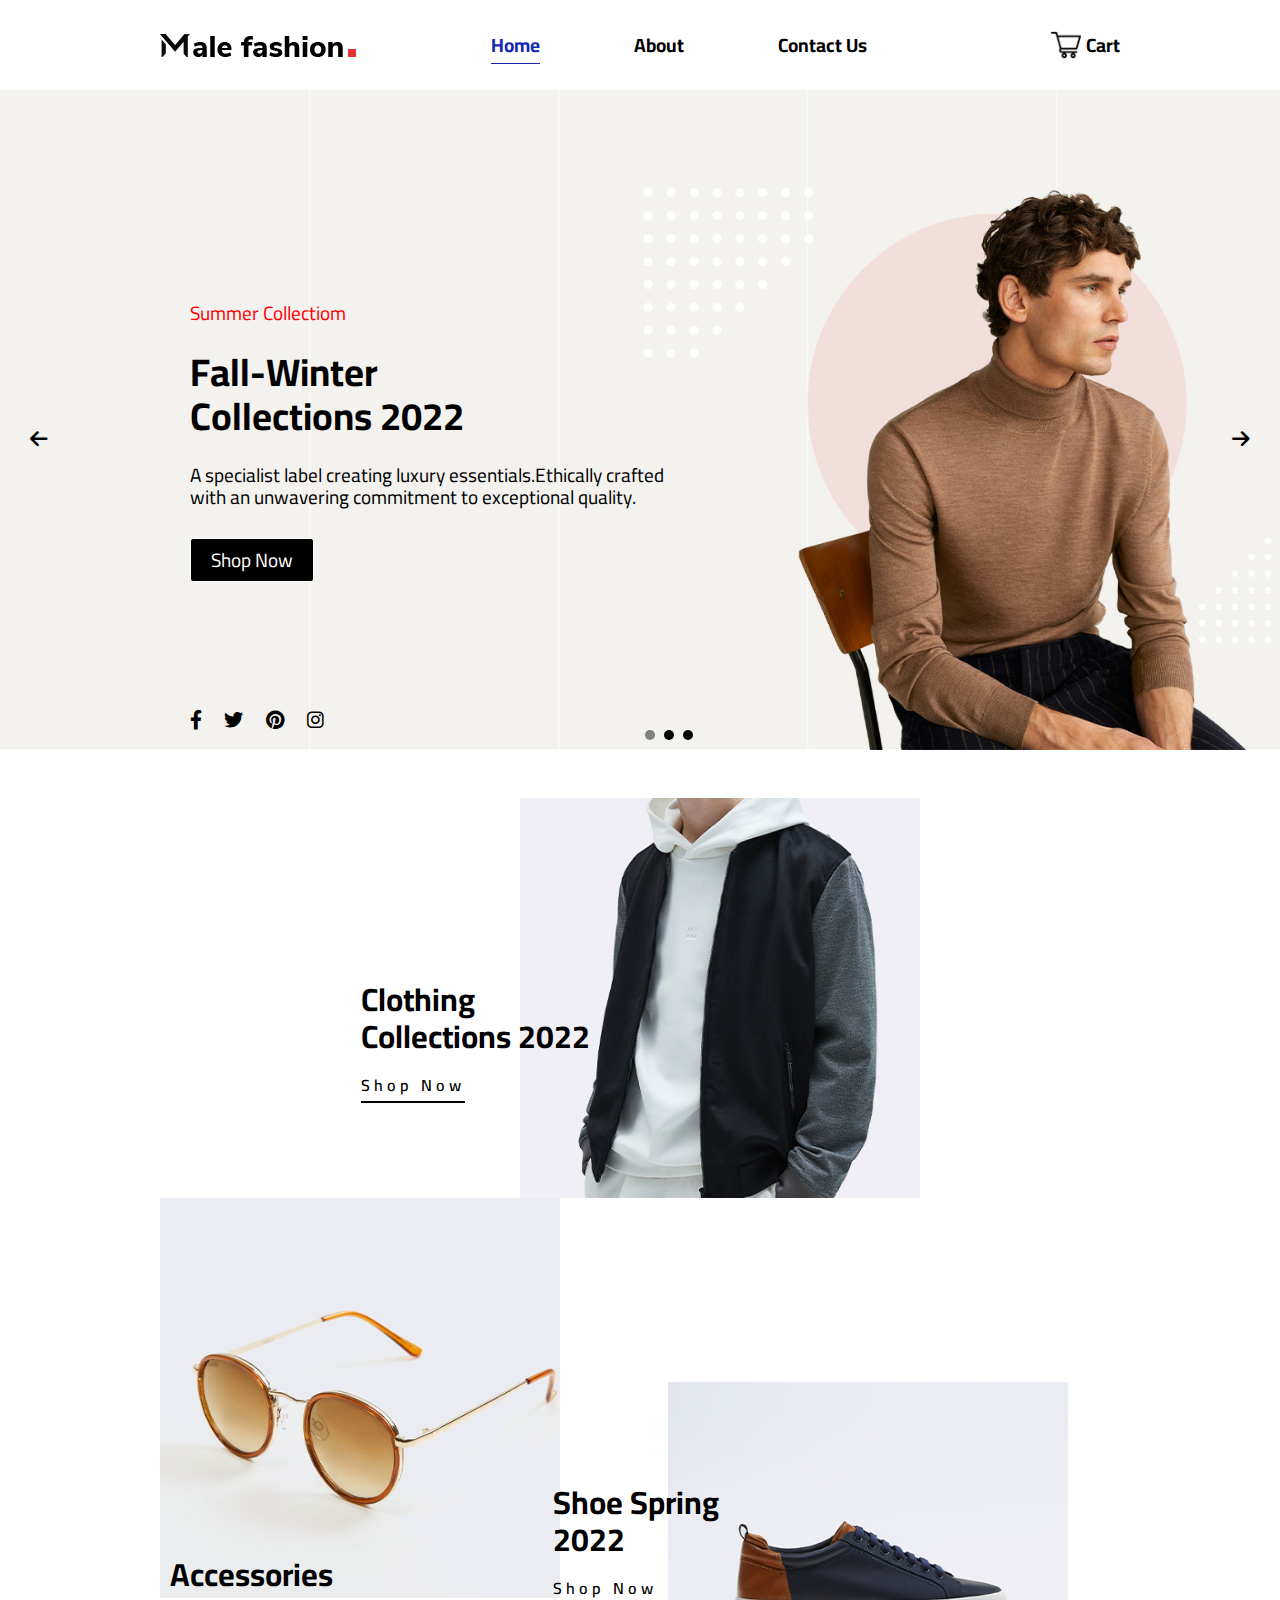
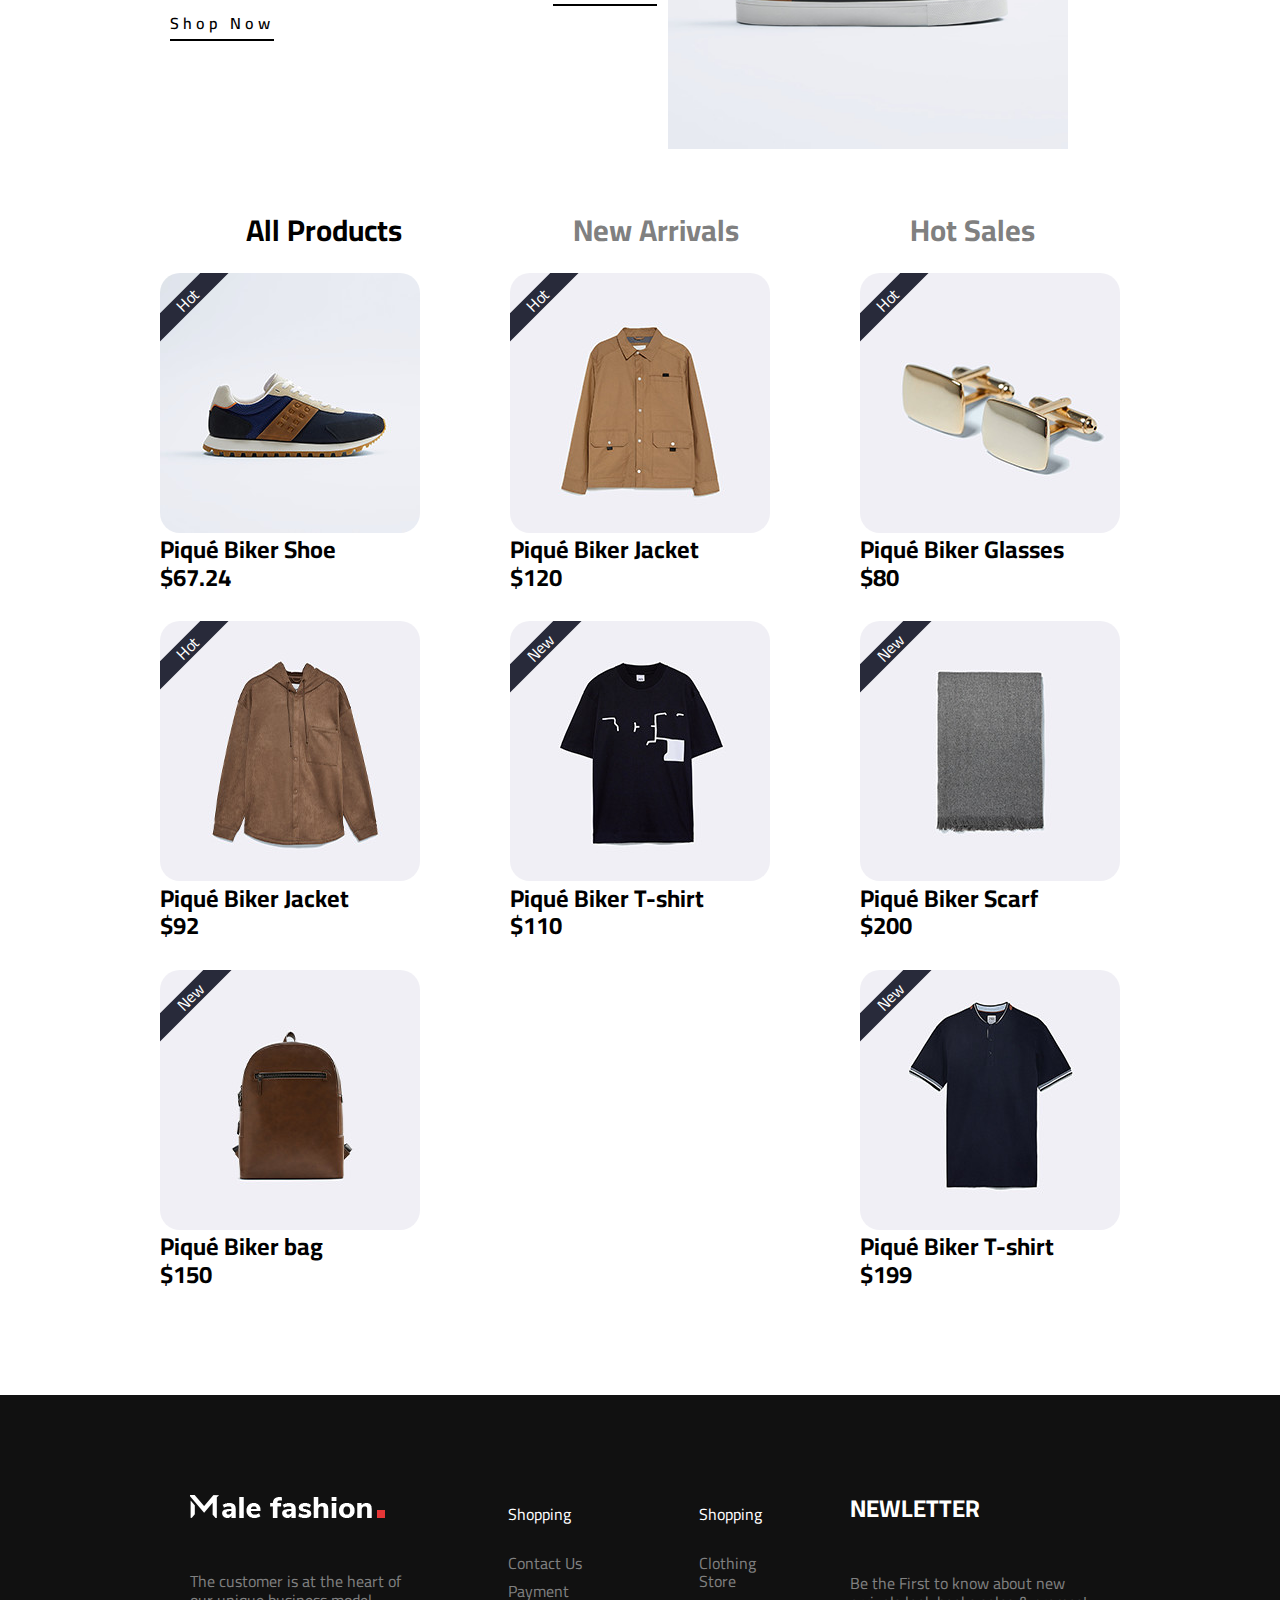
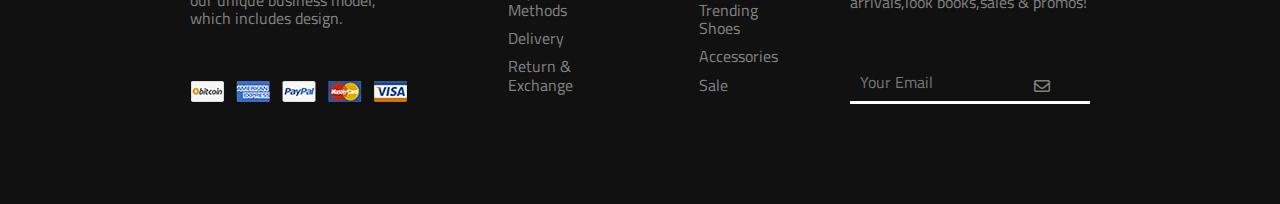
<file: index.html>
<!DOCTYPE html>
<html lang="en">

<head>
    <meta charset="UTF-8">
    <meta http-equiv="X-UA-Compatible" content="IE=edge">
    <meta name="viewport" content="width=device-width, initial-scale=1.0">
    <link rel="stylesheet" href="./Css/style.css">
    <link rel="stylesheet" href="./Css/all.min.css">
    <link rel="stylesheet" href="./Css/Normalize.css">
    <link rel="preconnect" href="https://fonts.googleapis.com">
    <link rel="preconnect" href="https://fonts.gstatic.com" crossorigin>
    <link href="https://fonts.googleapis.com/css2?family=Cairo:wght@200;300;400;500;600;700;800;900;1000&display=swap"
        rel="stylesheet">
    <title>Male Fashion</title>
    <link rel="icon" href="./Imgs/clothes-hanger.png">
</head>

<body>
    <!-- Start of Nav -->
    <div class="nav">
        <img class="logo" src="./Imgs/logo.png" alt="">
        <ul>
            <li class="ll"><a href="./index.html" style="color:#1428B2; border-bottom:1px solid #1428B2 ">Home</a></li>
            <li class="ll"><a href="./About.Html">About</a></li>
            <li class="ll"><a href="./contact.html">Contact Us</a></li>
        </ul>
        <div class="cart-icon" style="cursor:pointer ;">
            <p class=" cart-number">0</p>
            <img src="./Imgs/shopping-cart.png" style="width: 30px ;" alt="">
            <h4 style="margin-left:5px ;">Cart</h4>
        </div>
    </div>
    <!-- End of Nav -->

    <!-- Start of final order -->
    <div class="placed-order">
        <img src="./Imgs/success-icon-10.png" alt="">
        <h2>Order Was Placed Successfully</h2>
        <p></p>
        <button class="continue-shopping">Continue Shopping</button>
    </div>
    <!-- End of final order -->

    <!-- Start of Cart -->
    <div class="cart">
        <div class="cart-row">
            <h2>Shopping Cart</h2>
            <div>
                <h2 class="price" style="display:inline-block ;">Total Price:$0</h2>
                <button class="place-order">Place Order</button>
            </div>
        </div>
    </div>
    <!-- End of Cart -->

    <div class="container">
        <img src="./Imgs/arrow.png" alt="" class="up" style="cursor:pointer ;">
        <!-- Start of Slider -->
        <div class="slider">
            <div class="but">
                <i class="fa-solid fa-arrow-right"></i>
                <i class="fa-solid fa-arrow-left"></i>
            </div>
            <div class="slide slide1">
                <div>
                    <p><span>Summer Collectiom</span></p>
                    <h1>Fall-Winter <br>Collections 2022</h1>
                    <p>A specialist label creating luxury essentials.Ethically crafted<br> with an unwavering commitment
                        to
                        exceptional quality.</p>
                    <button class="shopNow" onclick="scrollToShopping()">Shop Now</button>
                    <div class="social">
                        <i class="fa-brands fa-facebook-f"></i>
                        <i class="fa-brands fa-twitter"></i>
                        <i class="fa-brands fa-pinterest"></i>
                        <i class="fa-brands fa-instagram"></i>
                    </div>
                </div>
            </div>
            <div class="slide slide2"
                style="position:absolute;top:0; background-image: url('./Imgs/Slider/hero-2.jpg');transform: translateX(100%);">
                <div>
                    <p><span>Summer Collectiom</span></p>
                    <h1>Up to 50% Discount</h1>
                    <p>Order Now free shipping with only one day delivery.</p>
                    <button class="shopNow" onclick="scrollToShopping()">Shop Now</button>
                </div>
            </div>
            <div class="slide slide3"
                style="position:absolute;top:0; background-image: url('./Imgs/Slider/hero-3.jpg');transform: translateX(200%);">
                <div>
                    <h1>Male Fashion</h1>
                    <p>#1 in Men's Clothes.</p>
                    <button class="shopNow" onclick="scrollToShopping()">Shop Now</button>
                </div>
            </div>
            <div class="dots">
                <div class="dot"></div>
                <div class="dot"></div>
                <div class="dot"></div>
            </div>
        </div>
        <!-- End of Slider -->
        <!-- Start of content -->
        <div class="content">
            <div class="content-row row1">
                <div>
                    <h1>Clothing<br>Collections 2022</h1>
                    <p onclick="scrollToShopping()" style="cursor: pointer;">Shop Now</p>
                </div>
                <img src="./Imgs/content/banner-1.jpg" alt="">
            </div>
            <div class="content-row row2">
                <img src="./Imgs/content/banner-2.jpg" alt="">
                <div>
                    <h1>Accessories</h1>
                    <p onclick="scrollToShopping()" style="cursor: pointer;">Shop Now</p>
                </div>
            </div>
            <div class="content-row row3">
                <div>
                    <h1>Shoe Spring<br>2022</h1>
                    <p onclick="scrollToShopping()" style="cursor: pointer;">Shop Now</p>
                </div>
                <img src="./Imgs/content/banner-3.jpg" alt="">
            </div>
        </div>
        <!-- End of content -->
    </div>

    <!-- start of Products -->
    <div class="shop">
        <div class="products">
            <div>
                <p class="1" onclick="filterItems(event)">All Products</p>
                <p class="2" onclick="filterItems(event,'New')">New Arrivals</p>
                <p class="3" onclick="filterItems(event,'Hot')">Hot Sales</p>
            </div>
        </div>
        <div class="items">
            <div class="item" onmouseover="showAddTocrate(event)">
                <div class="pro-image" style="position: relative;">
                    <label>Hot</label>
                    <img class="1" src="./Imgs/Products/product-1.jpg" alt="">
                </div>
                <div class="addtocart">
                    <i class="1 fa-solid fa-cart-plus" onclick="increaseCartNumber(event)"></i>
                </div>
                <div class="product-details">
                    <h2>Piqué Biker Shoe</h2>
                    <h2>$67.24</h2>
                </div>
            </div>
            <div class="item" onmouseover="showAddTocrate(event)">
                <div class="pro-image" style="position: relative;">
                    <label>Hot</label>
                    <img class="2" src="./Imgs/Products/product-2.jpg" alt="">
                </div>
                <div class="addtocart">
                    <i class="2 fa-solid fa-cart-plus" onclick="increaseCartNumber(event)"></i>
                </div>
                <div class="product-details">
                    <h2>Piqué Biker Jacket</h2>
                    <h2>$120</h2>
                </div>
            </div>
            <div class="item" onmouseover="showAddTocrate(event)">
                <div class="pro-image" style="position: relative;">
                    <label>Hot</label>
                    <img class="3" src="./Imgs/Products/product-14.jpg" alt="">
                </div>
                <div class="addtocart">
                    <i class="3 fa-solid fa-cart-plus" onclick="increaseCartNumber(event)"></i>
                </div>
                <div class="product-details">
                    <h2>Piqué Biker Glasses</h2>
                    <h2>$80</h2>
                </div>
            </div>
            <div class="item" onmouseover="showAddTocrate(event)">
                <div class="pro-image" style="position: relative;">
                    <label>Hot</label>
                    <img class="4" src="./Imgs/Products/product-4.jpg" alt="">
                </div>
                <div class="addtocart">
                    <i class="4 fa-solid fa-cart-plus" onclick="increaseCartNumber(event)"></i>
                </div>
                <div class="product-details">
                    <h2>Piqué Biker Jacket</h2>
                    <h2>$92</h2>
                </div>
            </div>
            <div class="item" onmouseover="showAddTocrate(event)">
                <div class="pro-image" style="position: relative;">
                    <label>New</label>
                    <img class="5" src="./Imgs/Products/product-5.jpg" alt="">
                </div>
                <div class="addtocart">
                    <i class="5 fa-solid fa-cart-plus" onclick="increaseCartNumber(event)"></i>
                </div>
                <div class="product-details">
                    <h2>Piqué Biker T-shirt</h2>
                    <h2>$110</h2>
                </div>
            </div>
            <div class="item" onmouseover="showAddTocrate(event)">
                <div class="pro-image" style="position: relative;">
                    <label>New</label>
                    <img class="6" src="./Imgs/Products/product-6.jpg" alt="">
                </div>
                <div class="addtocart">
                    <i class="6 fa-solid fa-cart-plus" onclick="increaseCartNumber(event)"></i>
                </div>
                <div class="product-details">
                    <h2>Piqué Biker Scarf</h2>
                    <h2>$200</h2>
                </div>
            </div>
            <div class="item" onmouseover="showAddTocrate(event)">
                <div class="pro-image" style="position: relative;">
                    <label>New</label>
                    <img class="7" src="./Imgs/Products/product-7.jpg" alt="">
                </div>
                <div class="addtocart">
                    <i class="7 fa-solid fa-cart-plus" onclick="increaseCartNumber(event)"></i>
                </div>
                <div class="product-details">
                    <h2>Piqué Biker bag</h2>
                    <h2>$150</h2>
                </div>
            </div>
            <div class="item" onmouseover="showAddTocrate(event)">
                <div class="pro-image" style="position: relative;">
                    <label>New</label>
                    <img class="8" src="./Imgs/Products/product-8.jpg" alt="">
                </div>
                <div class="addtocart">
                    <i class="8 fa-solid fa-cart-plus" onclick="increaseCartNumber(event)"></i>
                </div>
                <div class="product-details">
                    <h2>Piqué Biker T-shirt</h2>
                    <h2>$199</h2>
                </div>
            </div>
        </div>
    </div>
    <!-- End of products -->

    <!-- Start Of Footer  -->
    <div class="footer">
        <div class="div1">
            <img src="./Imgs/footer-logo.png" alt="">
            <p>The customer is at the heart of our unique business model, which includes design.</p>
            <img src="./Imgs/payment.png" alt="">
        </div>
        <div class="div2">
            <ul>
                <li class="li1" style="margin-bottom: 30px !important; color: white;">Shopping</li>
                <li class="li">Contact Us</li>
                <li class="li">Payment Methods</li>
                <li class="li">Delivery</li>
                <li class="li">Return & Exchange</li>
            </ul>
        </div>
        <div class="div3">
            <ul>
                <li class="li1" style="margin-bottom: 30px !important; color: white;">Shopping</li>
                <li class="li">Clothing Store</li>
                <li class="li">Trending Shoes</li>
                <li class="li">Accessories</li>
                <li class="li">Sale</li>
            </ul>
        </div>
        <div class="div4" style="position:relative ;">
            <h2 style="color:white">NEWLETTER</h2>
            <p>Be the First to know about new arrivals,look books,sales & promos!</p>
            <input type="email" name="Email" id="email" placeholder="Your Email">
            <i class="fa-regular fa-envelope"></i>
        </div>
    </div>
    <!-- End of Footer-->

    <script src="./Js/App.js"></script>
</body>

</html>
</file>
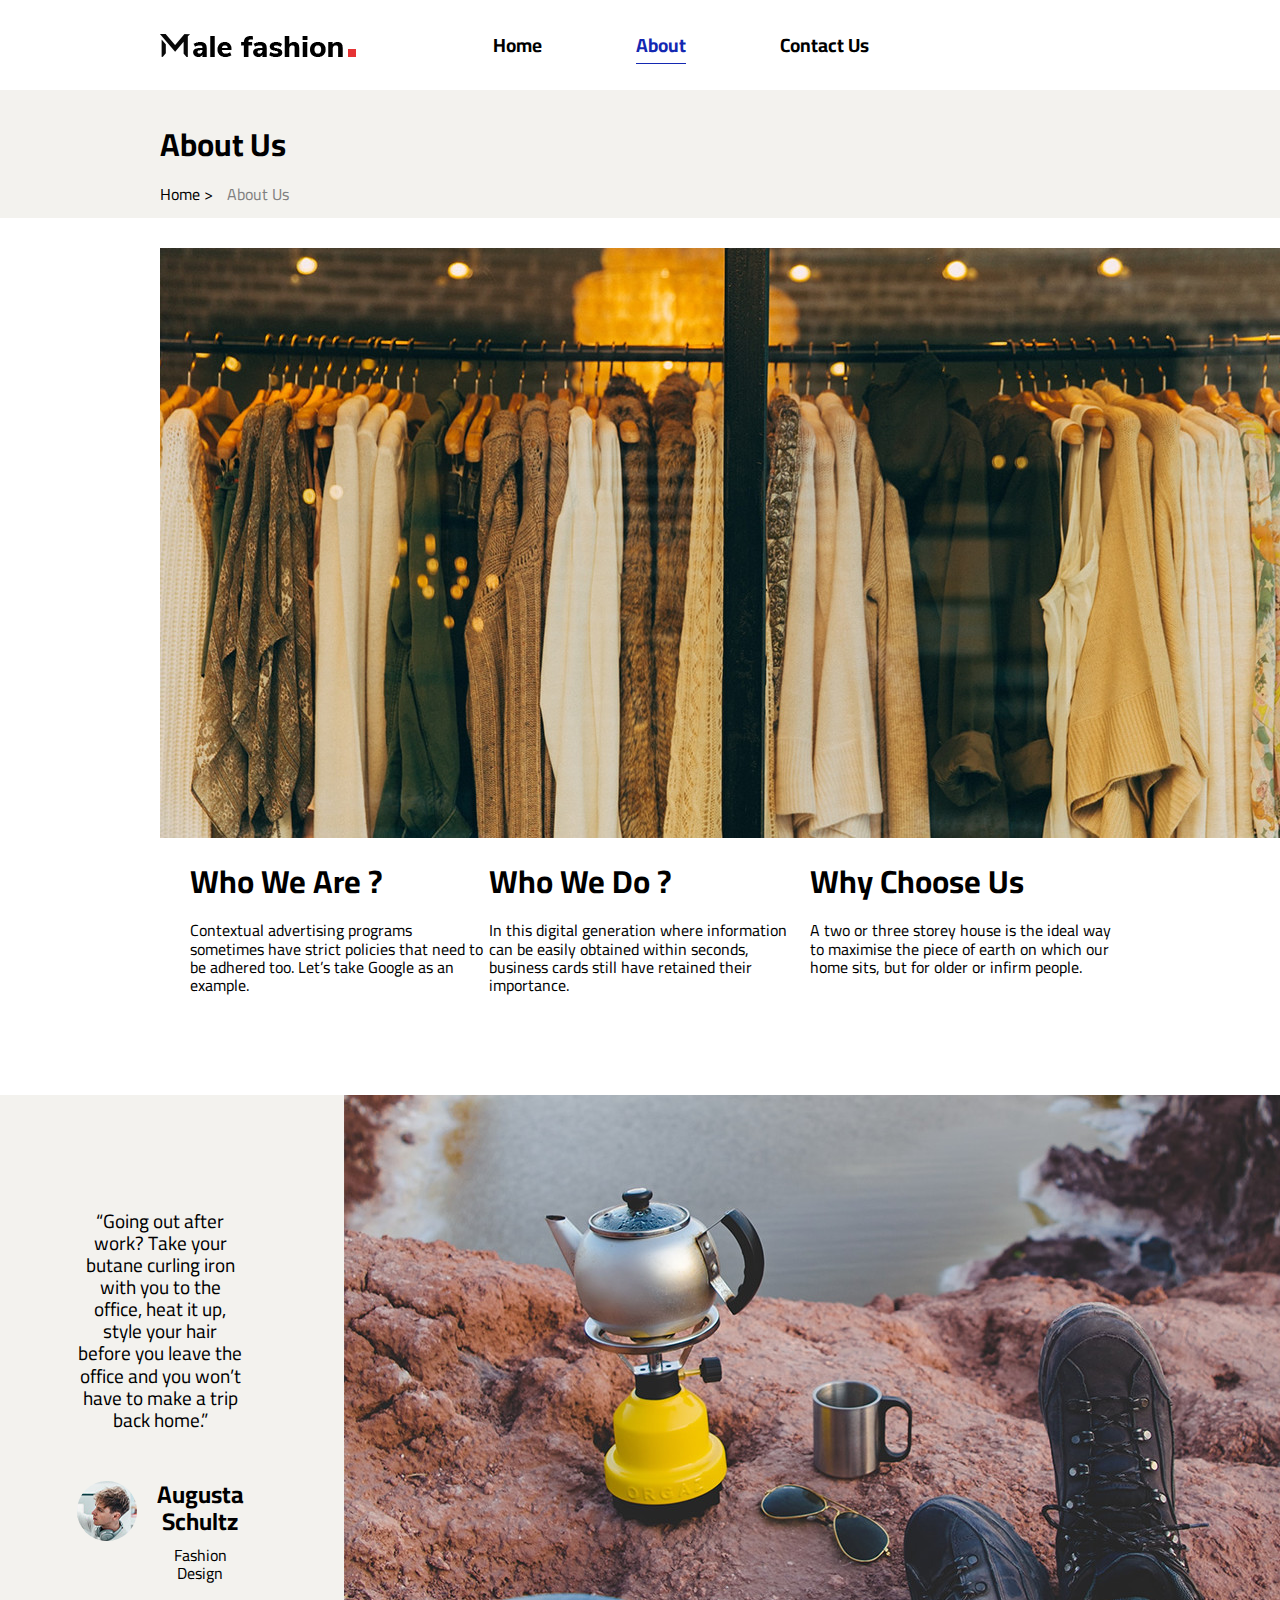
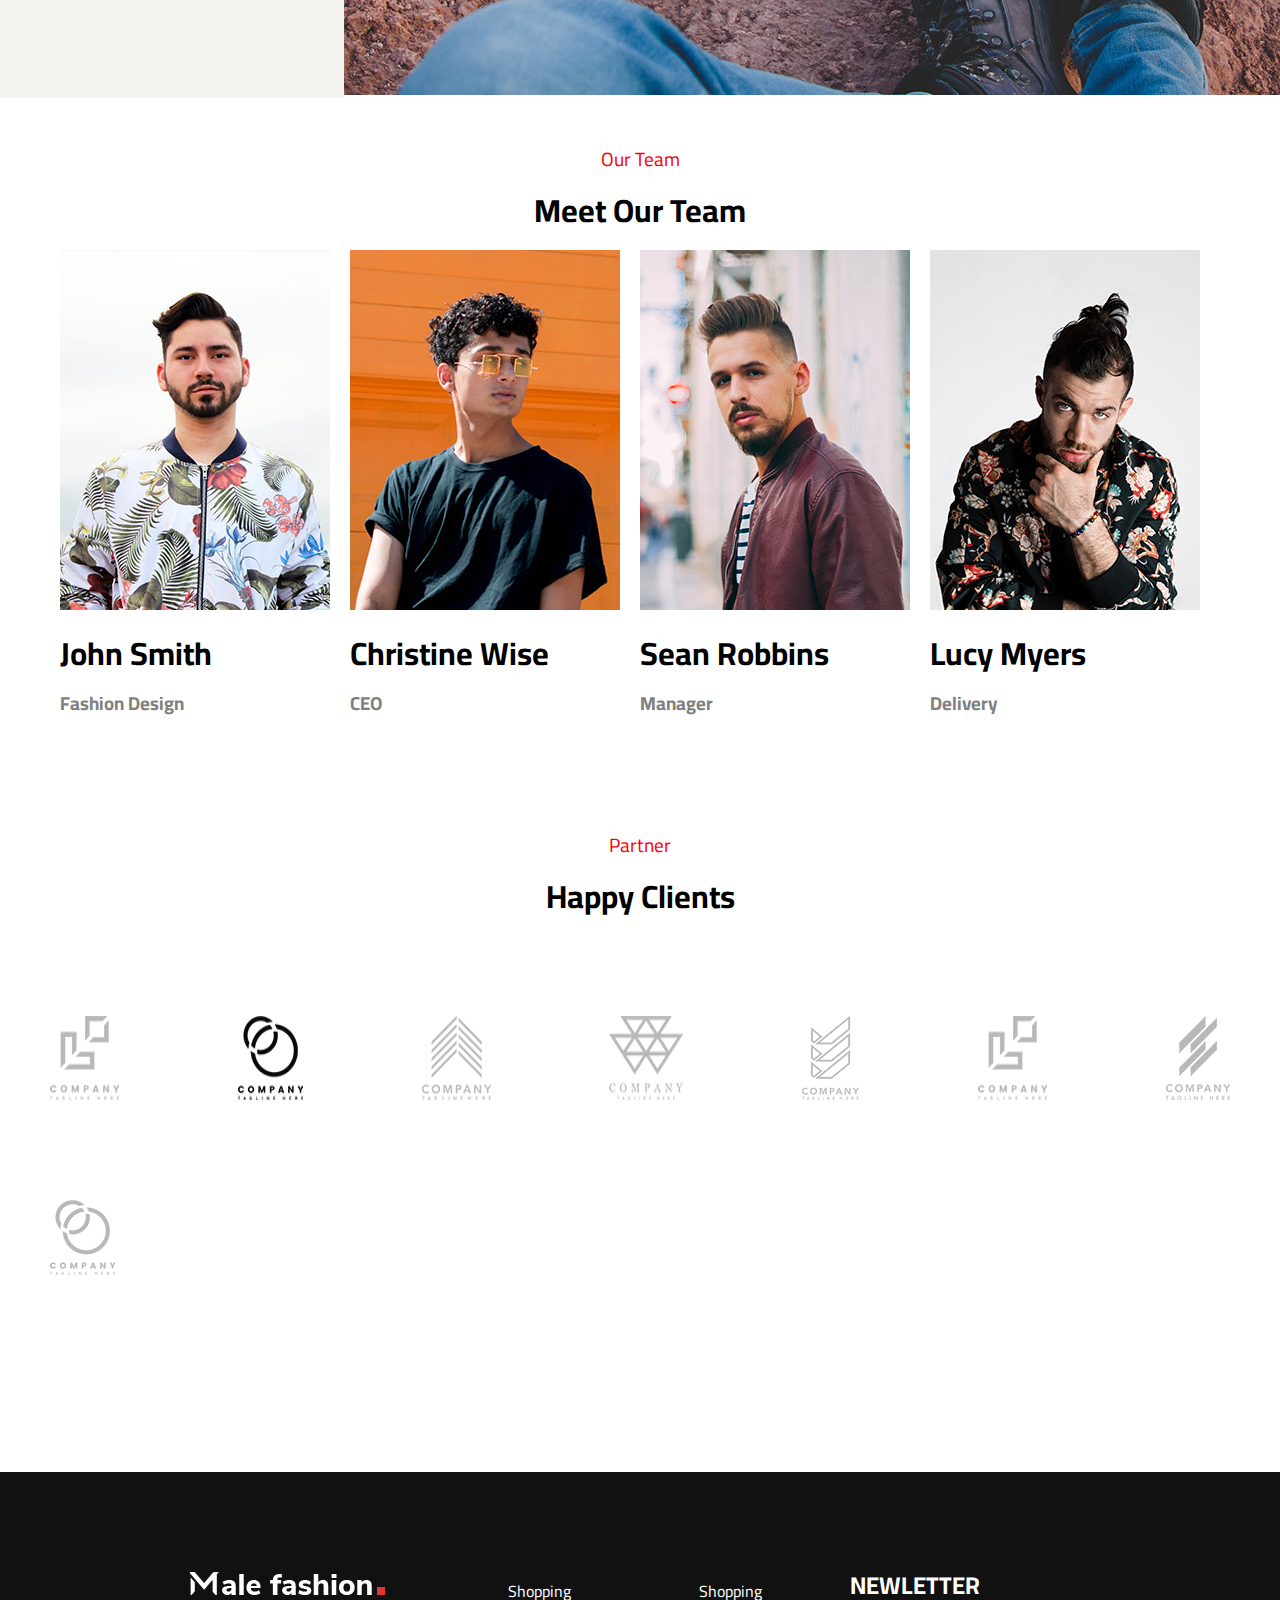
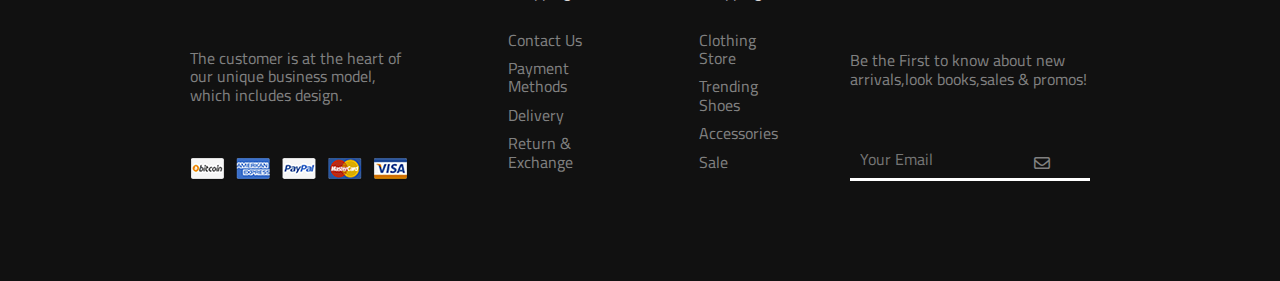
<file: About.Html>
<!DOCTYPE html>
<html lang="en">

<head>
    <meta charset="UTF-8">
    <meta http-equiv="X-UA-Compatible" content="IE=edge">
    <meta name="viewport" content="width=device-width, initial-scale=1.0">
    <link rel="stylesheet" href="./Css/About.css">
    <link rel="stylesheet" href="./Css/style.css">
    <link rel="stylesheet" href="./Css/all.min.css">
    <link rel="stylesheet" href="./Css/Normalize.css">
    <link rel="preconnect" href="https://fonts.googleapis.com">
    <link rel="preconnect" href="https://fonts.gstatic.com" crossorigin>
    <link href="https://fonts.googleapis.com/css2?family=Cairo:wght@200;300;400;500;600;700;800;900;1000&display=swap"
        rel="stylesheet">
    <title>About US</title>
    <link rel="icon" href="/Imgs/info.png">
</head>

<body>
    <div class="container1">
        <!-- Start of Nav -->
        <div class="nav">
            <img class="logo" src="./Imgs/logo.png" alt="">
            <ul>
                <li class="ll"><a href="./index.html">Home</a></li>
                <li class="ll"><a href="./About.Html" style="color:#1428B2; border-bottom:1px solid #1428B2 ">About</a>
                </li>
                <li class="ll"><a href="./contact.html">Contact Us</a></li>
            </ul>
            <div class="cart-icon" style="cursor:pointer ; visibility: hidden;">
                <p class=" cart-number">0</p>
                <img src="./Imgs/shopping-cart.png" style="width: 30px ;" alt="">
                <h4>Cart</h4>
            </div>
        </div>
        <!-- End of Nav -->
    </div>
    <div class="path">
        <h1>About Us</h1>
        <div>
            <a href="./index.html">Home ></a>
            <a>About Us</a>
        </div>
    </div>
    <div class="cont">
        <img src="./Imgs/about/about-us.jpg" alt="">
        <div class="info">
            <div>
                <h1>Who We Are ?</h1>
                <p>Contextual advertising programs sometimes have strict policies that need to be adhered too. Let’s
                    take Google as an example.</p>
            </div>
            <div>
                <h1>Who We Do ?</h1>
                <p>In this digital generation where information can be easily obtained within seconds, business cards
                    still have retained their importance.</p>
            </div>
            <div>
                <h1>Why Choose Us</h1>
                <p>A two or three storey house is the ideal way to maximise the piece of earth on which our home sits,
                    but for older or infirm people.</p>
            </div>
        </div>
    </div>
    <div class="center">
        <div class="left">
            <p style="font-size:larger ;">“Going out after work? Take your butane curling iron with you to the office,
                heat it up, style your hair
                before you leave the office and you won’t have to make a trip back home.”</p>
            <div style="display:flex; margin-top: 50px;">
                <img src="./Imgs/about/testimonial-author.jpg"
                    style="width:60px; height:60px; border-radius:50%;margin-right: 20px;" alt="">
                <div>
                    <h2 style="margin-bottom:10px ;">Augusta Schultz</h2>
                    <p>Fashion Design</p>
                </div>
            </div>
        </div>
        <div class="righ">
            <img src="./Imgs/about/testimonial-pic.jpg" alt="">
        </div>
    </div>
    <div class="team spon">
        <p style="color: red;font-size: larger;">Our Team</p>
        <h1>Meet Our Team
        </h1>
        <div calss="cards" style="display:flex;">
            <div class="card">
                <img src="./Imgs/about/team-1.jpg" alt="">
                <h1>John Smith</h1>
                <h3 style="color: gray;">Fashion Design</h3>
            </div>
            <div class="card">
                <img src="./Imgs/about/team-2.jpg" alt="">
                <h1>Christine Wise
                </h1>
                <h3 style="color: gray;">CEO</h3>
            </div>
            <div class="card">
                <img src="./Imgs/about/team-3.jpg" alt="">
                <h1>Sean Robbins</h1>
                <h3 style="color: gray;">Manager</h3>
            </div>
            <div class="card">
                <img src="./Imgs/about/team-4.jpg" alt="">
                <h1>Lucy Myers
                </h1>
                <h3 style="color: gray;">Delivery</h3>
            </div>
        </div>
    </div>
    <div class="spon">
        <p style="color: red;font-size: larger;">Partner</p>
        <h1>Happy Clients
        </h1>
        <div class="clients">
            <img src="./Imgs/clients/client-1.png" alt="">
            <img src="./Imgs/clients/client-2.png" alt="">
            <img src="./Imgs/clients/client-3.png" alt="">
            <img src="./Imgs/clients/client-4.png" alt="">
            <img src="./Imgs/clients/client-5.png" alt="">
            <img src="./Imgs/clients/client-6.png" alt="">
            <img src="./Imgs/clients/client-7.png" alt="">
            <img src="./Imgs/clients/client-8.png" alt="">
        </div>
    </div>
    <div class="footer">
        <div class="div1">
            <img src="./Imgs/footer-logo.png" alt="">
            <p>The customer is at the heart of our unique business model, which includes design.</p>
            <img src="./Imgs/payment.png" alt="">
        </div>
        <div class="div2">
            <ul>
                <li class="li1" style="margin-bottom: 30px !important; color: white;">Shopping</li>
                <li class="li">Contact Us</li>
                <li class="li">Payment Methods</li>
                <li class="li">Delivery</li>
                <li class="li">Return & Exchange</li>
            </ul>
        </div>
        <div class="div3">
            <ul>
                <li class="li1" style="margin-bottom: 30px !important; color: white;">Shopping</li>
                <li class="li">Clothing Store</li>
                <li class="li">Trending Shoes</li>
                <li class="li">Accessories</li>
                <li class="li">Sale</li>
            </ul>
        </div>
        <div class="div4" style="position:relative ;">
            <h2 style="color:white">NEWLETTER</h2>
            <p>Be the First to know about new arrivals,look books,sales & promos!</p>
            <input type="email" name="Email" id="email" placeholder="Your Email">
            <i class="fa-regular fa-envelope"></i>
        </div>
    </div>
    <script>
        document.querySelector('.logo').addEventListener('click', function () {
            window.location.assign("./index.html")
        })
    </script>
</body>

</html>
</file>
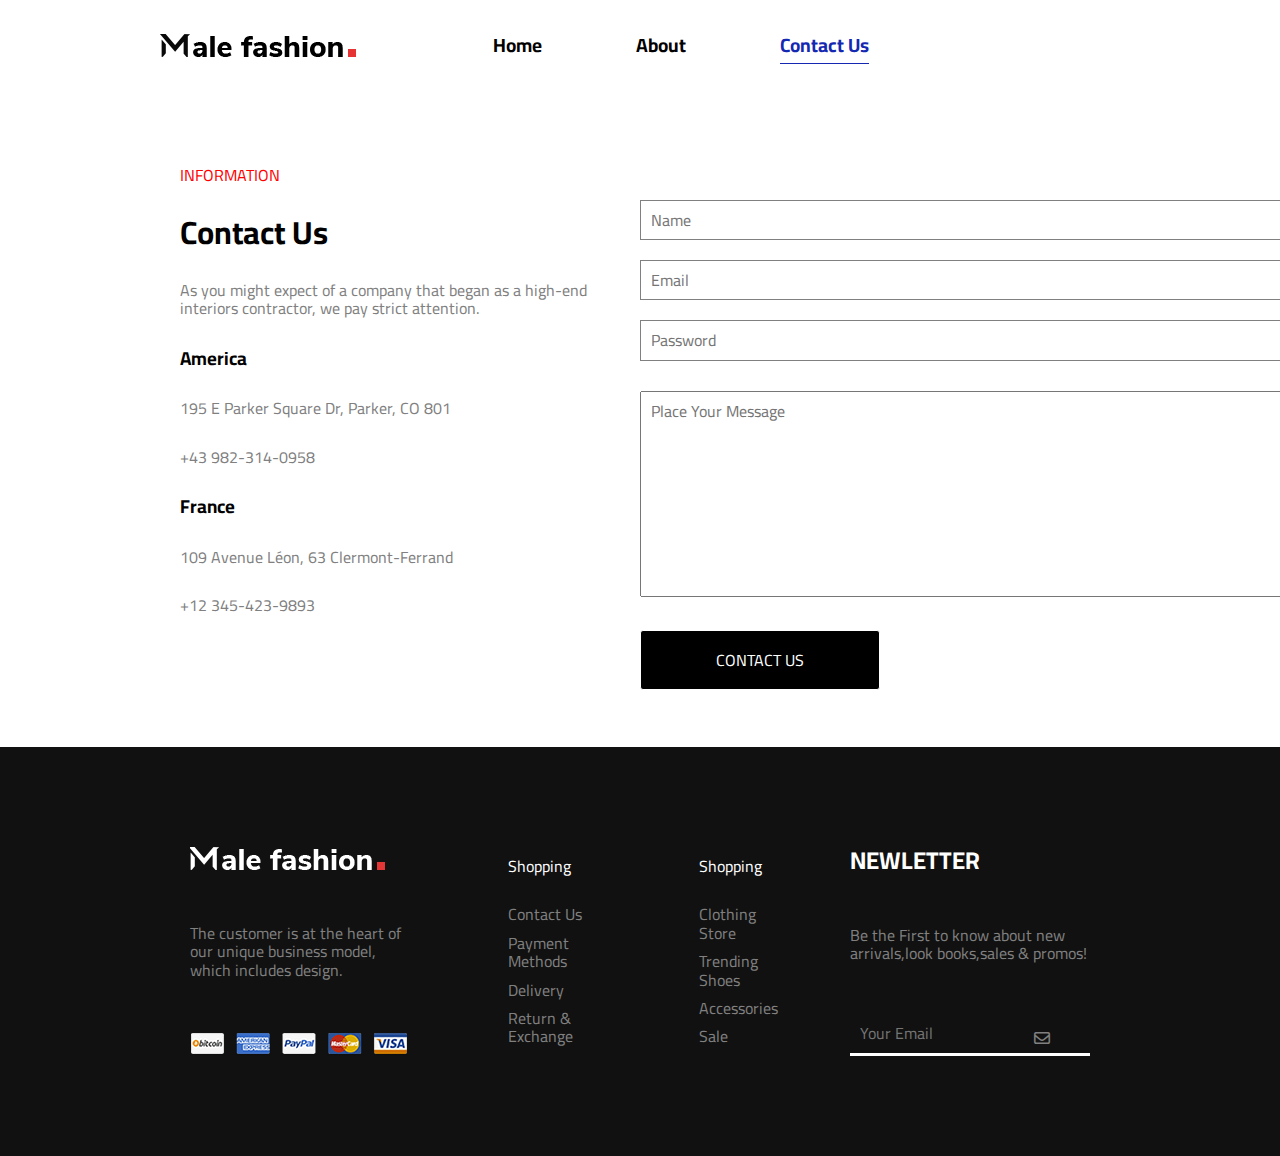
<file: contact.html>
<!DOCTYPE html>
<html lang="en">

<head>
    <meta charset="UTF-8">
    <meta http-equiv="X-UA-Compatible" content="IE=edge">
    <meta name="viewport" content="width=device-width, initial-scale=1.0">
    <link rel="stylesheet" href="./Css/style.css">
    <link rel="stylesheet" href="./Css/Contact.css">
    <link rel="stylesheet" href="./Css/all.min.css">
    <link rel="stylesheet" href="./Css/Normalize.css">
    <link rel="preconnect" href="https://fonts.googleapis.com">
    <link rel="preconnect" href="https://fonts.gstatic.com" crossorigin>
    <link href="https://fonts.googleapis.com/css2?family=Cairo:wght@200;300;400;500;600;700;800;900;1000&display=swap"
        rel="stylesheet">
    <title>Contact Us</title>
    <link rel="icon" href="./Imgs/comment-alt.png">
</head>

<body>
    <div class="nav">
        <img class="logo" src="./Imgs/logo.png" alt="">
        <ul>
            <li class="ll"><a href="./index.html">Home</a></li>
            <li class="ll"><a href="./About.Html">About</a></li>
            <li class="ll"><a href="./contact.html" style="color:#1428B2; border-bottom:1px solid #1428B2 ">Contact
                    Us</a></li>
        </ul>
        <div class="cart-icon" style="cursor:pointer ;visibility: hidden;">
            <p class=" cart-number">0</p>
            <img src="./Imgs/shopping-cart.png" style="width: 30px ;" alt="">
            <h4>Cart</h4>
        </div>
    </div>
    <div class="content">
        <div class="left-info">
            <p style="color:red ;">INFORMATION</p>
            <h1>Contact Us</h1>
            <p style="color:gray ;">As you might expect of a company that began as a high-end interiors contractor, we
                pay strict attention.
            </p>
            <h3>America</h3>
            <p style="color:gray ;">195 E Parker Square Dr, Parker, CO 801</p>
            <p style="color:gray ;">+43 982-314-0958</p>
            <h3>France</h3>
            <p style="color:gray ;">109 Avenue Léon, 63 Clermont-Ferrand</p>
            <p style="color:gray ;">+12 345-423-9893
            </p>
        </div>
        <div class="right-info">
            <form style="z-index:100 ;" action="">
                <div
                    style="display:flex;flex-wrap: wrap; flex-direction: column; align-items: space-between;justify-content: center; width: 600px;">
                    <div>
                        <input type="text" name="Name" id="name" placeholder="Name">
                        <p class="name-validation"> </p>
                    </div>
                    <div>
                        <input type="text" name="Email" id="email" placeholder="Email">
                        <p class="email-validation"> </p>
                    </div>
                    <div>
                        <input type="password" name="password" id="password" placeholder="Password">
                        <p class="password-validation"> </p>
                    </div>
                    <div>
                        <textarea name="Message" id="message" cols="78" rows="10"
                            placeholder="Place Your Message"></textarea>
                        <p class="message-validation" style="width:max-content ;"> </p>
                    </div>
                </div>
                <button class="submit">CONTACT US</button>
            </form>
        </div>
    </div>
    <div class="footer">
        <div class="div1">
            <img src="./Imgs/footer-logo.png" alt="">
            <p>The customer is at the heart of our unique business model, which includes design.</p>
            <img src="./Imgs/payment.png" alt="">
        </div>
        <div class="div2">
            <ul>
                <li class="li1" style="margin-bottom: 30px !important; color: white;">Shopping</li>
                <li class="li">Contact Us</li>
                <li class="li">Payment Methods</li>
                <li class="li">Delivery</li>
                <li class="li">Return & Exchange</li>
            </ul>
        </div>
        <div class="div3">
            <ul>
                <li class="li1" style="margin-bottom: 30px !important; color: white;">Shopping</li>
                <li class="li">Clothing Store</li>
                <li class="li">Trending Shoes</li>
                <li class="li">Accessories</li>
                <li class="li">Sale</li>
            </ul>
        </div>
        <div class="div4" style="position:relative ;">
            <h2 style="color:white">NEWLETTER</h2>
            <p>Be the First to know about new arrivals,look books,sales & promos!</p>
            <input type="email" name="Email" id="emaill" placeholder="Your Email">
            <i class="fa-regular fa-envelope"></i>
        </div>
    </div>
    <script src="./Js/contact.js"></script>
</body>

</html>
</file>
<file: Css/style.css>
* {
  margin: 0px;
  box-sizing: border-box;
  font-family: "Cairo", sans-serif;
  scroll-behavior: smooth;
}

.container {
  width: 100%;
  margin: 0 auto -450px;
  display: flex;
  flex-direction: column;
  position: relative;
  justify-content: center;
  transition: 1s all linear;
  opacity: 1;
}

.placed-order * {
  display: block;
}
.placed-order {
  display: none;
  width: 100%;
  margin: 200px auto;
  flex-direction: column;
  align-items: center;
  justify-content: center;
}
.placed-order img {
  width: 80px;
  margin-bottom: 10px;
}
.placed-order h2 {
  margin: 10px 0;
  text-align: center;
}
.placed-order p {
  margin: 20px 0;
  font-weight: bold;
  text-align: center;
}
.cart {
  display: none;
  flex-direction: column;
  margin: 50px 0;
  min-height: 600px;
  max-height: 600px;
  overflow: auto;
  transition: 1s all linear;
  opacity: 1;
  position: relative;
}
.place-order,
.continue-shopping {
  margin-left: 30px;
  color: white;
  background-color: black;
  padding: 10px 20px;
  border: 1px solid;
  border-radius: 3px;
  cursor: pointer;
}
.number-input {
  width: 51px;
  padding: 5px;
  border: 1px solid;
  border-radius: 4px;
  text-align: center;
  margin-left: 12px;
}
.remove-button {
  padding: 5px 15px;
  background-color: #f3f2ee;
  display: block;
  border: 1px solid rgb(188, 188, 188);
  border-radius: 5px;
  height: 40px;
  color: black;
}
.up {
  width: 36px;
  position: fixed;
  position: fixed;
  bottom: 45px;
  right: 60px;
  z-index: 100;
  opacity: 0;
  transition: all 1s;
}
/*Start of nav bar*/
a {
  text-decoration: none;
  color: black;
}
.nav {
  margin: 30px auto;
  width: 75%;
  display: flex;
  justify-content: space-between;
  align-items: center;
  font-weight: bold;
  font-size: larger;
}
.nav div {
  display: flex;
  align-items: center;
}
ul li {
  list-style-type: none;
  display: inline-block;
  margin-right: 90px;
  cursor: pointer;
}

.fa-heart {
  font-size: 25px;
  margin-left: 20px;
  color: #5a1919;
}
/*End of nav bar*/
/*start of nav cart*/
.cart-number {
  position: absolute;
  opacity: 0;
  color: black;
  transform: translate(5px, -17px);
  /* background-color: gray; */
  width: 25px;
  height: 25px;
  border-radius: 50%;
  text-align: center;
}

.cart .cart-row {
  width: 75%;
  display: flex;
  padding: 10px 10px;
  justify-content: space-between;
  align-items: center;
  margin: 0 auto;
  border-bottom: 1px solid black;
}
/*End of nav cart*/

/*End of slider bar*/
.slider {
  position: relative;
  overflow: hidden;
}
.fa-arrow-left {
  font-size: 20px;
  position: absolute;
  left: 30px;
  top: 50%;
  z-index: 5;
  cursor: pointer;
}
.fa-arrow-left:hover,
.fa-arrow-right:hover {
  color: #1428b2;
}
.fa-arrow-right {
  font-size: 20px;
  position: absolute;
  right: 30px;
  top: 50%;
  z-index: 5;
  cursor: pointer;
}
div p span {
  color: red;
}
.slide {
  position: relative;
  background-size: cover;
  padding: 50px 50px;
  font-size: larger;
  min-width: 100%;
  height: 660px;
  transition: transform 1s;
}
.slide1 {
  background-image: url("../Imgs/Slider/hero-1.jpg");
}
.slide2 {
  background-image: url("../Imgs/Slider/hero-2.jpg");
  transform: translateX(100%);
}
.slide div {
  position: absolute;
  width: 70%;
  transform: translate(140px, 162px);
}
.slide3 div {
  position: absolute;
  width: 70%;
  transform: translate(600px, 162px);
  display: flex;
  flex-direction: column;
  align-items: center;
}
.shopNow {
  margin-top: 30px;
  color: white;
  background-color: black;
  padding: 10px 20px;
  border: 1px solid;
  border-radius: 3px;
  cursor: pointer;
}
.shopNow:hover,
.place-order:hover,
.continue-shopping:hover {
  background-color: rgba(0, 0, 0, 0.445);
  color: white;
  border: 1px solid;
  border-radius: 3px;
}
.dot {
  width: 10px;
  height: 10px;
  border-radius: 50%;
  background-color: black;
  display: inline-block;
  margin-left: 5px;
}
.dots {
  transform: translate(50%, -25px);
}
.dot:first-child {
  background-color: gray;
}
.slide .social {
  width: 15%;
  display: flex;
  justify-content: space-between;
  transform: translate(0, 128px);
}
/*End of slider bar*/

/*Start of content*/
.content {
  width: 75%;
  margin: 30px auto;
}
.content-row {
  display: flex;
  justify-content: center;
}
.content-row div {
  margin: 161px -70px 0 0;
  z-index: 5;
}
.content-row div p {
  border-bottom: 2px solid black;
  display: inline-block;
  letter-spacing: 4px;
  font-weight: 600;
  padding-bottom: 7px;
}
.content .row2 {
  display: flex;
  flex-direction: column;
  align-items: flex-start;
  justify-content: center;
}
.row2 div {
  transform: translate(10px, -225px);
}
.content img {
  width: 400px;
}
.row3 {
  transform: translate(180px, -484px);
}
.row3 div {
  transform: translate(-19px, -81px);
}
/*End of content*/

/*Start of products*/

.products {
  margin: -350px auto 0;
  width: 75%;
  z-index: 10;
}
.products div {
  display: flex;
  justify-content: space-around;
  font-weight: bold;
  font-size: 30px;
}
.products div p {
  cursor: pointer;
  color: gray;
  z-index: 1000;
}
.products div p:first-child {
  color: black;
}

.items {
  width: 75%;
  margin: 25px auto 50px;
  display: flex;
  justify-content: space-between;
  flex-wrap: wrap;
  transition: display 1s;
  overflow: hidden;
}
.item {
  margin-bottom: 30px;
  position: relative;
  transition: all 1s;
  overflow: hidden;
}
.item img {
  border-radius: 20px;
}
label {
  position: absolute;
  top: 17px;
  padding: 1px 50px;
  border-radius: 5px;
  left: -35px;
  transform: rotate(-45deg);
  color: white;
  background-color: #282a3a;
}

.addtocart {
  display: flex;
  flex-direction: column;
  z-index: 10;
  position: absolute;
  justify-content: center;
  align-items: center;
  top: 20px;
  right: 20px;
  transform: translateX(43);
  opacity: 0;
}
.addtocart i {
  font-size: 25px;
  margin: 0;
}
/*End of products*/

/*Stsrt of Footer*/
.footer {
  display: flex;
  padding: 100px 12.5%;
  margin: 20px auto;
  background-color: rgb(17, 17, 17);
  color: gray;
  justify-content: space-between;
  transform: translateY(27px);
}
.footer div {
  display: flex;
  flex-direction: column;
  justify-content: space-between;
  align-items: flex-start;
  width: 25%;
  margin: 0 30px;
}
.footer .div img {
  margin: 0 auto 20px 0;
  display: block;
}

.footer .div p {
  margin: 20px auto 30px;
}

.footer .div ul {
  display: flex;
  flex-direction: column;
  justify-content: space-between;
  align-items: center;
}
.li,
.li1 {
  list-style-type: none;
  margin: 10px auto !important;
  display: block;
  cursor: pointer;
}

#email {
  padding: 10px;
  background-color: rgb(17, 17, 17);
  color: rgb(128, 128, 128);
  border: 0px;
  border-bottom: 3px solid white;
}
.fa-envelope {
  position: absolute;
  right: 40px;
  bottom: 10px;
}
/*End of Footer*/
.qty {
  padding: 3px 10px;
  margin: 10px 5px;
  border: 1px solid gray;
  border-radius: 5px;
  display: inline-block;
}
</file>
<file: Css/About.css>
* {
  margin: 0px;
  box-sizing: border-box;
  font-family: "Cairo", sans-serif;
}
.logo {
  cursor: pointer;
}
.path {
  display: flex;
  padding: 15px 12.5%;
  margin: 20px auto;
  flex-direction: column;
  align-items: flex-start;
  justify-content: start;
  background-color: #f3f2ee;
}
.path a {
  margin-right: 10px;
  text-decoration: none;
  color: black;
}
.path div a:first-child {
  cursor: pointer;
}
.path div a:nth-child(2) {
  color: gray;
}
.cont {
  width: 75%;
  margin: 30px auto;
}
.info {
  display: flex;
  margin-left: 30px;
}
.center {
  margin-top: 100px;
  display: flex;
  justify-content: center;
}
.left {
  display: flex;
  flex-direction: column;
  justify-content: center;
  align-items: center;
  padding: 100px;
  text-align: center;
  background-color: #f3f2ee;
}
.spon {
  display: flex;
  flex-direction: column;
  align-items: center;
  margin-top: 50px;
  margin-bottom: 120px;
}
.clients {
  display: flex;
  flex-wrap: wrap;
  justify-content: space-between;
  flex-basis: 25%;
  margin-top: 30px;
}
.clients img {
  margin: 50px;
}
.card {
  margin-right: 20px;
}
</file>
<file: Css/Contact.css>
* {
  margin: 0px;
  box-sizing: border-box;
  font-family: "Cairo", sans-serif;
}
.logo {
  cursor: pointer;
}
.content {
  height: 600px;
  display: flex;
}
.left-info,
form {
  width: 50%;
  display: flex;
  flex-direction: column;
  justify-content: center;
  height: 600px;
}
.left-info * {
  margin: 15px 20px;
}

.right-info {
  width: 50%;
  display: flex;
  flex-direction: column;
  justify-content: center;
  height: 700px;
}

#name,
#email,
#password {
  padding: 10px;
  width: 100%;
  border: 1px solid gray;
  background-color: white;
  margin: 10px 0;
}
#message {
  padding: 10px 10px;
  text-align: left;
  margin-top: 20px;
}

.submit {
  margin-top: 30px;
  color: white;
  background-color: black;
  padding: 20px 20px;
  border: 1px solid;
  border-radius: 3px;
  cursor: pointer;
}
.submit:hover {
  background-color: rgba(0, 0, 0, 0.445);
  color: white;
  border: 1px solid;
  border-radius: 3px;
}
#emaill {
  padding: 10px;
  background-color: rgb(17, 17, 17);
  color: rgb(128, 128, 128);
  border: 0px;
  border-bottom: 3px solid white;
}
.fa-envelope {
  position: absolute;
  right: 40px;
  bottom: 10px;
}
</file>
